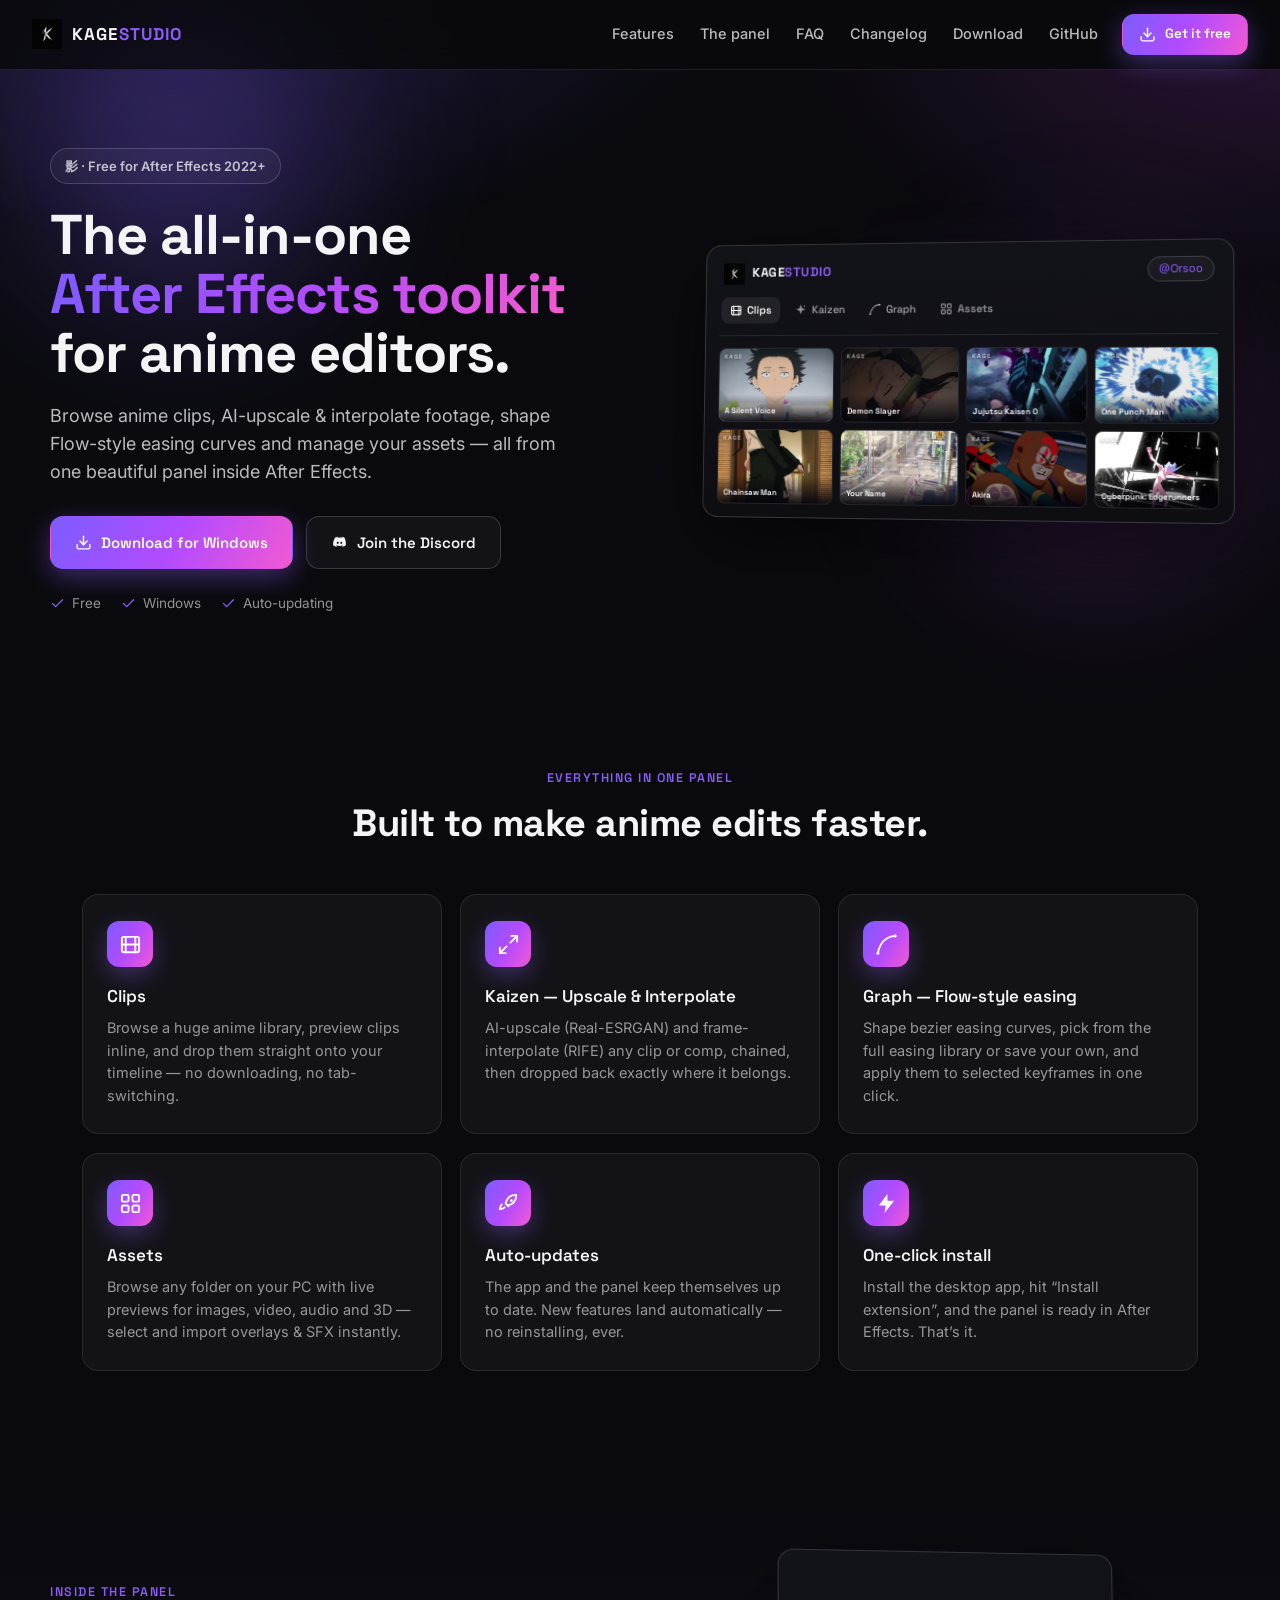
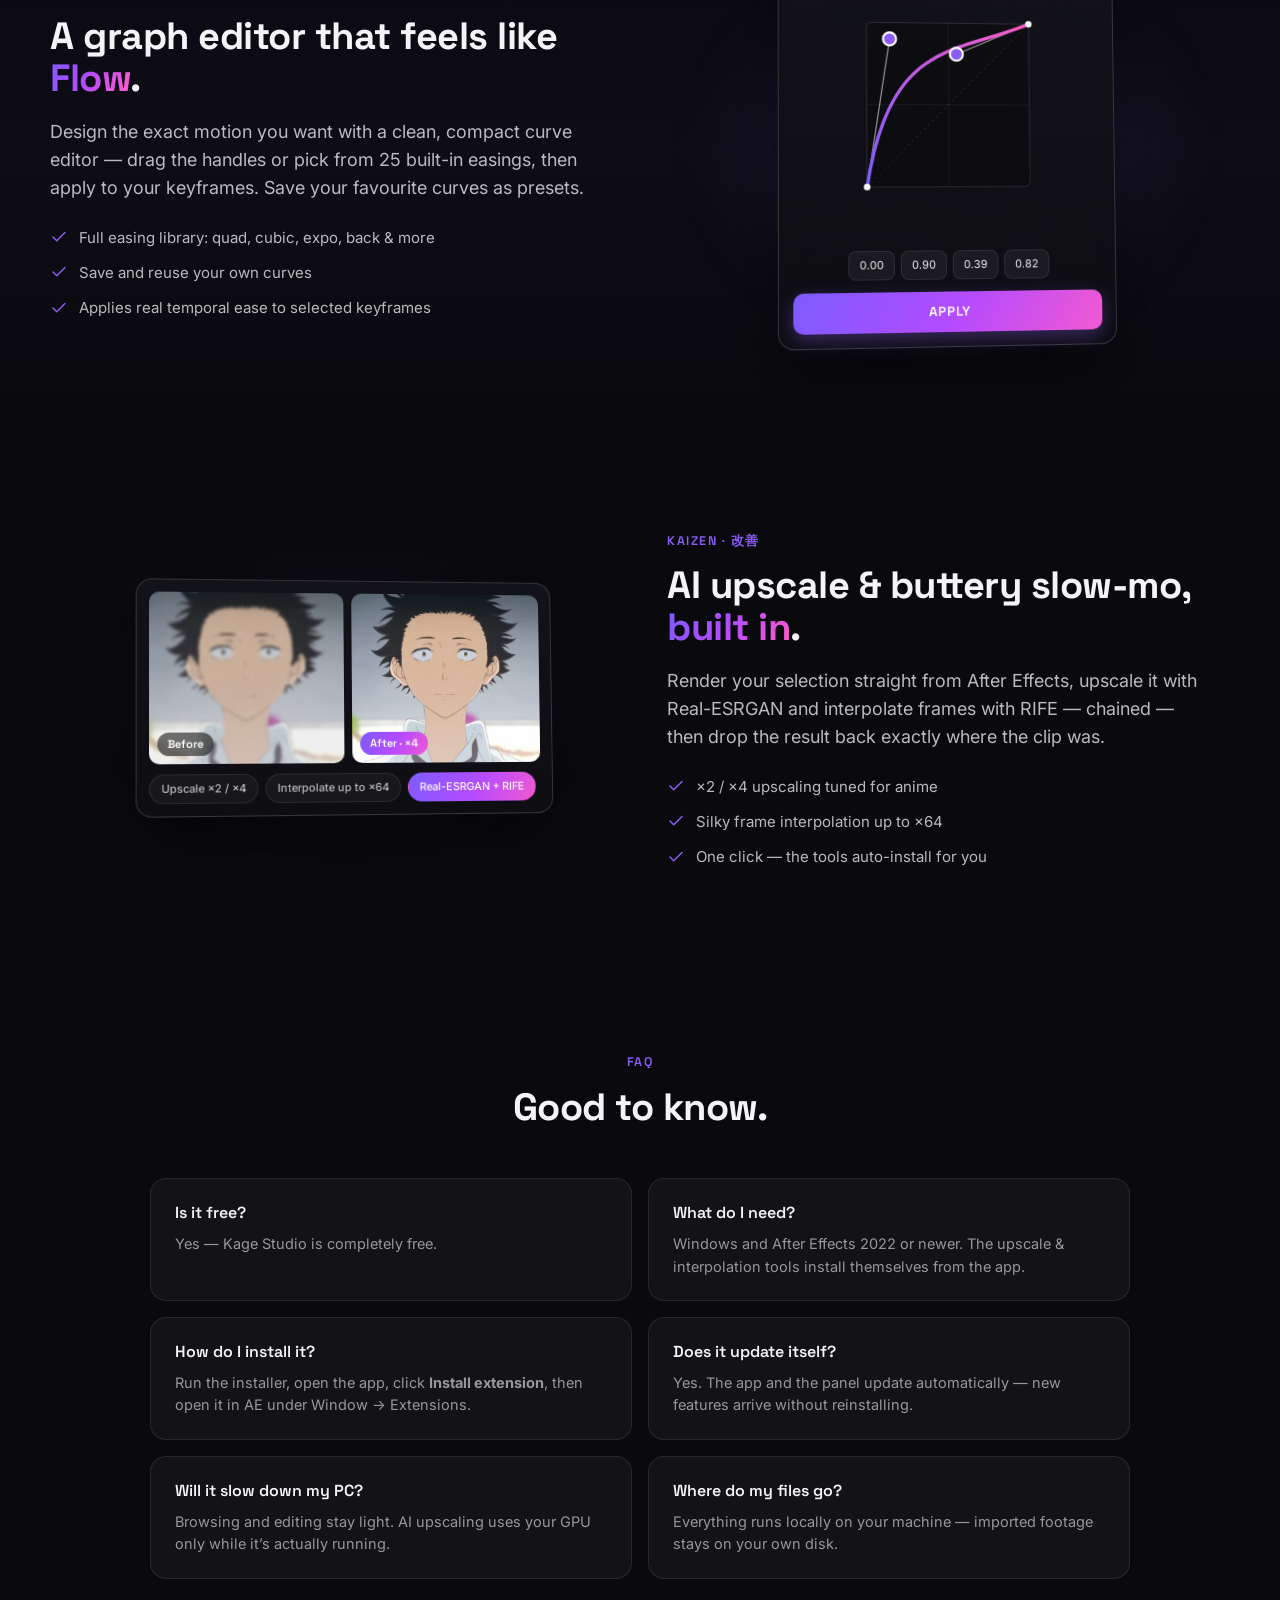
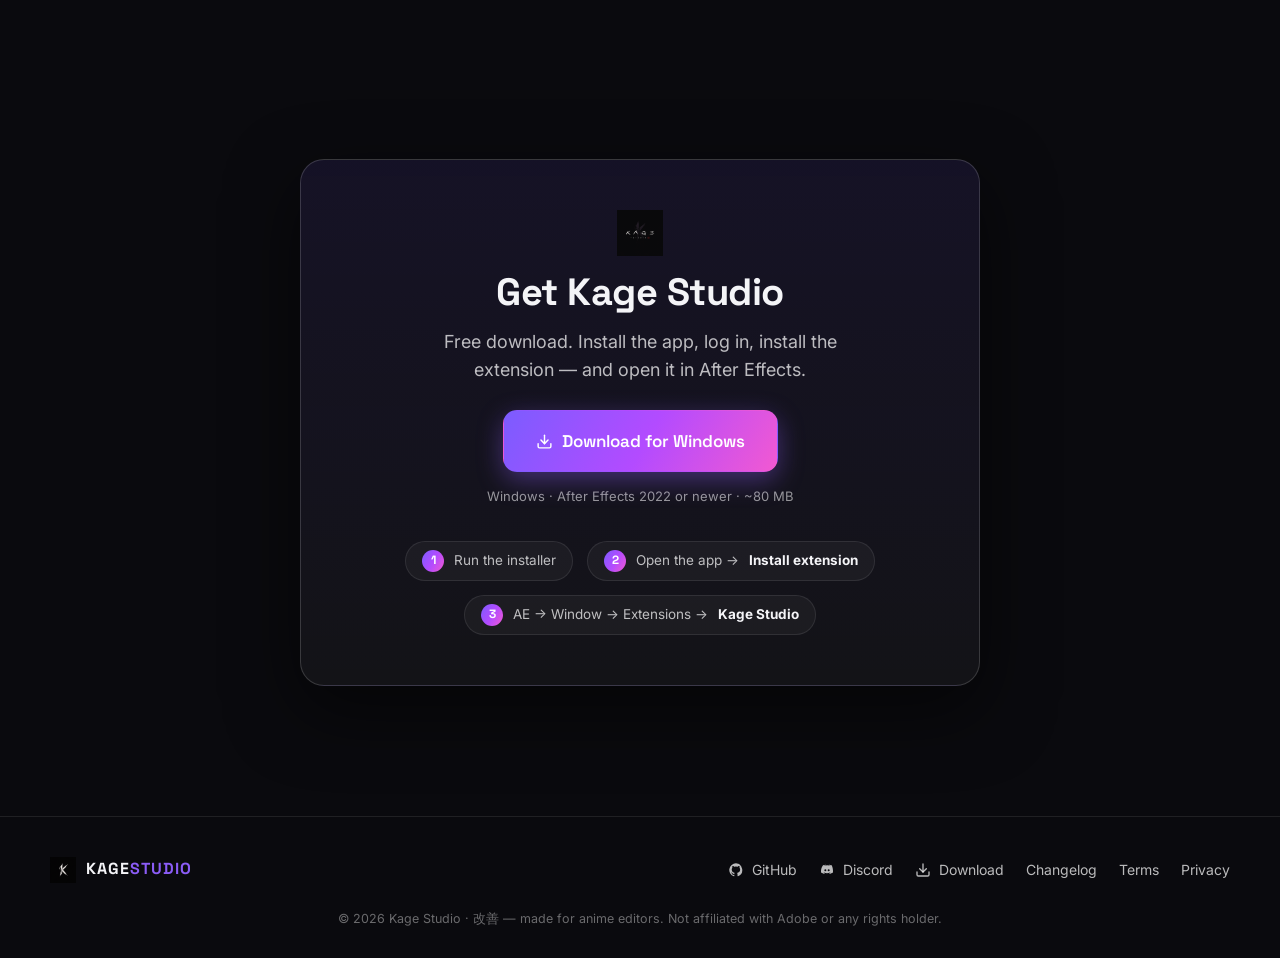
<file: index.html>
<!DOCTYPE html>
<html lang="en">
<head>
    <meta charset="utf-8" />
    <meta name="viewport" content="width=device-width, initial-scale=1" />
    <title>Kage Studio — the all-in-one After Effects toolkit for anime editors</title>
    <meta name="description" content="Browse anime clips, AI-upscale and interpolate footage, shape Flow-style easing curves and manage assets — all inside an After Effects panel. Free, with automatic updates." />
    <meta property="og:title" content="Kage Studio" />
    <meta property="og:description" content="The all-in-one After Effects toolkit for anime editors." />
    <meta property="og:type" content="website" />
    <link rel="icon" href="assets/logo-k.png" />
    <link rel="preconnect" href="https://fonts.googleapis.com" />
    <link rel="preconnect" href="https://fonts.gstatic.com" crossorigin />
    <link href="https://fonts.googleapis.com/css2?family=Inter:wght@400;500;600;700&family=Space+Grotesk:wght@500;600;700&display=swap" rel="stylesheet" />
    <link rel="stylesheet" href="style.css" />
</head>
<body>
    <!-- icon sprite -->
    <svg width="0" height="0" style="position:absolute" aria-hidden="true">
        <symbol id="i-film" viewBox="0 0 24 24"><rect x="3" y="4" width="18" height="16" rx="2"/><line x1="7" y1="4" x2="7" y2="20"/><line x1="17" y1="4" x2="17" y2="20"/><line x1="3" y1="12" x2="21" y2="12"/></symbol>
        <symbol id="i-kaizen" viewBox="0 0 24 24"><path d="M12 2l2.4 6.6L21 11l-6.6 2.4L12 20l-2.4-6.6L3 11l6.6-2.4z" fill="currentColor" stroke="none"/><circle cx="19" cy="5" r="1.4" fill="currentColor" stroke="none"/></symbol>
        <symbol id="i-graph" viewBox="0 0 24 24"><path d="M3 21C3 21 5 4 21 3"/><circle cx="3" cy="21" r="1.6" fill="currentColor" stroke="none"/><circle cx="21" cy="3" r="1.6" fill="currentColor" stroke="none"/></symbol>
        <symbol id="i-assets" viewBox="0 0 24 24"><rect x="3" y="3" width="7" height="7" rx="1.5"/><rect x="14" y="3" width="7" height="7" rx="1.5"/><rect x="3" y="14" width="7" height="7" rx="1.5"/><rect x="14" y="14" width="7" height="7" rx="1.5"/></symbol>
        <symbol id="i-rocket" viewBox="0 0 24 24"><path d="M5 13c-1.5 1-2 5-2 5s4-.5 5-2"/><path d="M12 15l-3-3c1-5 4-9 11-9 0 7-4 10-9 11z"/><circle cx="15" cy="9" r="1.4" fill="currentColor" stroke="none"/></symbol>
        <symbol id="i-download" viewBox="0 0 24 24"><path d="M21 15v4a2 2 0 0 1-2 2H5a2 2 0 0 1-2-2v-4"/><polyline points="7 10 12 15 17 10"/><line x1="12" y1="15" x2="12" y2="3"/></symbol>
        <symbol id="i-upscale" viewBox="0 0 24 24"><polyline points="15 3 21 3 21 9"/><polyline points="9 21 3 21 3 15"/><line x1="21" y1="3" x2="14" y2="10"/><line x1="3" y1="21" x2="10" y2="14"/></symbol>
        <symbol id="i-bolt" viewBox="0 0 24 24"><polygon points="13 2 4 14 11 14 10 22 20 9 13 9 13 2" fill="currentColor" stroke="none"/></symbol>
        <symbol id="i-user" viewBox="0 0 24 24"><circle cx="12" cy="8" r="4"/><path d="M4 21c0-4 4-6 8-6s8 2 8 6"/></symbol>
        <symbol id="i-discord" viewBox="0 0 24 24"><path d="M19 5a16 16 0 0 0-4-1l-.3.6a12 12 0 0 1 3.4 1.7 13 13 0 0 0-11.2 0A12 12 0 0 1 10.3 4.6L10 4a16 16 0 0 0-4 1C3.5 8.6 2.8 12.2 3 15.8A16 16 0 0 0 7.9 18l.6-1a10 10 0 0 1-1.6-.8l.4-.3a11 11 0 0 0 9.4 0l.4.3a10 10 0 0 1-1.6.8l.6 1a16 16 0 0 0 4.9-2.2c.3-4.2-.6-7.7-2-10.8zM9.5 14a1.5 1.5 0 0 1 0-3 1.5 1.5 0 0 1 0 3zm5 0a1.5 1.5 0 0 1 0-3 1.5 1.5 0 0 1 0 3z" fill="currentColor" stroke="none"/></symbol>
        <symbol id="i-github" viewBox="0 0 24 24"><path d="M12 2a10 10 0 0 0-3.2 19.5c.5.1.7-.2.7-.5v-1.7c-2.8.6-3.4-1.3-3.4-1.3-.5-1.2-1.1-1.5-1.1-1.5-.9-.6.1-.6.1-.6 1 .1 1.5 1 1.5 1 .9 1.6 2.4 1.1 3 .9.1-.7.4-1.1.6-1.4-2.2-.300-4.6-1.1-4.6-5a3.9 3.9 0 0 1 1-2.7 3.6 3.6 0 0 1 .1-2.7s.8-.3 2.7 1a9.3 9.3 0 0 1 5 0c1.9-1.3 2.7-1 2.7-1 .5 1.3.2 2.3.1 2.7a3.9 3.9 0 0 1 1 2.7c0 3.9-2.3 4.7-4.6 5 .4.3.7.9.7 1.8v2.6c0 .3.2.6.7.5A10 10 0 0 0 12 2z" fill="currentColor" stroke="none"/></symbol>
        <symbol id="i-check" viewBox="0 0 24 24"><polyline points="20 6 9 17 4 12"/></symbol>
    </svg>

    <header id="nav">
        <a class="brand" href="#top">
            <img src="assets/logo-k.png" alt="" class="brand-mark" />
            <span class="brand-name">KAGE<span class="brand-sub">STUDIO</span></span>
        </a>
        <nav class="nav-links">
            <a href="#features">Features</a>
            <a href="#panel">The panel</a>
            <a href="#faq">FAQ</a>
            <a href="changelog.html">Changelog</a>
            <a href="#download">Download</a>
            <a class="nav-ghost" href="https://github.com/OrsooTR/kage-studio" target="_blank" rel="noopener">GitHub</a>
        </nav>
        <a class="btn btn-primary nav-cta" href="#download"><svg class="ic"><use href="#i-download"/></svg> Get it free</a>
    </header>

    <!-- ===================== HERO ===================== -->
    <section id="top" class="hero">
        <div class="hero-bg"></div>
        <div class="hero-inner">
            <div class="hero-copy">
                <div class="badge-pill">影 · Free for After Effects 2022+</div>
                <h1>The all-in-one<br /><span class="grad-text">After Effects toolkit</span><br />for anime editors.</h1>
                <p class="lead">Browse anime clips, AI-upscale &amp; interpolate footage, shape Flow-style easing curves and manage your assets — all from one beautiful panel inside After Effects.</p>
                <div class="hero-cta">
                    <a class="btn btn-primary btn-lg" href="#download"><svg class="ic"><use href="#i-download"/></svg> Download for Windows</a>
                    <a class="btn btn-ghost btn-lg" href="#joindiscord" data-discord><svg class="ic"><use href="#i-discord"/></svg> Join the Discord</a>
                </div>
                <div class="hero-meta">
                    <span><svg class="ic"><use href="#i-check"/></svg> Free</span>
                    <span><svg class="ic"><use href="#i-check"/></svg> Windows</span>
                    <span><svg class="ic"><use href="#i-check"/></svg> Auto-updating</span>
                </div>
            </div>

            <!-- live panel mockup -->
            <div class="mock" aria-hidden="true">
                <div class="mock-glow"></div>
                <div class="mock-panel">
                    <div class="mp-top">
                        <div class="mp-brand"><img src="assets/logo-k.png" alt="" /><span>KAGE<b>STUDIO</b></span></div>
                        <div class="mp-acct">@Orsoo</div>
                    </div>
                    <div class="mp-tabs">
                        <span class="mp-tab active"><svg class="ic"><use href="#i-film"/></svg>Clips</span>
                        <span class="mp-tab"><svg class="ic"><use href="#i-kaizen"/></svg>Kaizen</span>
                        <span class="mp-tab"><svg class="ic"><use href="#i-graph"/></svg>Graph</span>
                        <span class="mp-tab"><svg class="ic"><use href="#i-assets"/></svg>Assets</span>
                    </div>
                    <div class="mp-grid" id="mpGrid"></div>
                </div>
            </div>
        </div>
    </section>

    <!-- ===================== FEATURES ===================== -->
    <section id="features" class="section">
        <div class="section-head">
            <span class="kicker">Everything in one panel</span>
            <h2>Built to make anime edits faster.</h2>
        </div>
        <div class="feature-grid">
            <article class="feature">
                <div class="feat-ic"><svg class="ic"><use href="#i-film"/></svg></div>
                <h3>Clips</h3>
                <p>Browse a huge anime library, preview clips inline, and drop them straight onto your timeline — no downloading, no tab-switching.</p>
            </article>
            <article class="feature">
                <div class="feat-ic"><svg class="ic"><use href="#i-upscale"/></svg></div>
                <h3>Kaizen — Upscale &amp; Interpolate</h3>
                <p>AI-upscale (Real-ESRGAN) and frame-interpolate (RIFE) any clip or comp, chained, then dropped back exactly where it belongs.</p>
            </article>
            <article class="feature">
                <div class="feat-ic"><svg class="ic"><use href="#i-graph"/></svg></div>
                <h3>Graph — Flow-style easing</h3>
                <p>Shape bezier easing curves, pick from the full easing library or save your own, and apply them to selected keyframes in one click.</p>
            </article>
            <article class="feature">
                <div class="feat-ic"><svg class="ic"><use href="#i-assets"/></svg></div>
                <h3>Assets</h3>
                <p>Browse any folder on your PC with live previews for images, video, audio and 3D — select and import overlays &amp; SFX instantly.</p>
            </article>
            <article class="feature">
                <div class="feat-ic"><svg class="ic"><use href="#i-rocket"/></svg></div>
                <h3>Auto-updates</h3>
                <p>The app and the panel keep themselves up to date. New features land automatically — no reinstalling, ever.</p>
            </article>
            <article class="feature">
                <div class="feat-ic"><svg class="ic"><use href="#i-bolt"/></svg></div>
                <h3>One-click install</h3>
                <p>Install the desktop app, hit “Install extension”, and the panel is ready in After Effects. That’s it.</p>
            </article>
        </div>
    </section>

    <!-- ===================== PANEL SHOWCASE ===================== -->
    <section id="panel" class="section section-alt">
        <div class="showcase">
            <div class="showcase-copy">
                <span class="kicker">Inside the panel</span>
                <h2>A graph editor that feels like <span class="grad-text">Flow</span>.</h2>
                <p class="lead">Design the exact motion you want with a clean, compact curve editor — drag the handles or pick from 25 built-in easings, then apply to your keyframes. Save your favourite curves as presets.</p>
                <ul class="ticks">
                    <li><svg class="ic"><use href="#i-check"/></svg> Full easing library: quad, cubic, expo, back &amp; more</li>
                    <li><svg class="ic"><use href="#i-check"/></svg> Save and reuse your own curves</li>
                    <li><svg class="ic"><use href="#i-check"/></svg> Applies real temporal ease to selected keyframes</li>
                </ul>
            </div>
            <div class="showcase-mock">
                <div class="mock-glow"></div>
                <div class="mock-panel graph-mock">
                    <svg viewBox="0 -30 280 340" class="gmock-svg">
                        <defs><linearGradient id="gcurve" x1="0" y1="1" x2="1" y2="0"><stop offset="0" stop-color="#7c5cff"/><stop offset="1" stop-color="#ff5cc8"/></linearGradient></defs>
                        <rect x="40" y="40" width="200" height="200" rx="6" fill="rgba(0,0,0,0.25)" stroke="rgba(255,255,255,0.16)"/>
                        <line x1="40" y1="140" x2="240" y2="140" stroke="rgba(255,255,255,0.08)"/>
                        <line x1="140" y1="40" x2="140" y2="240" stroke="rgba(255,255,255,0.08)"/>
                        <line x1="40" y1="240" x2="240" y2="40" stroke="rgba(255,255,255,0.16)" stroke-dasharray="3 4"/>
                        <line x1="40" y1="240" x2="68" y2="60" stroke="rgba(255,255,255,0.55)" stroke-width="1.5"/>
                        <line x1="240" y1="40" x2="150" y2="78" stroke="rgba(255,255,255,0.55)" stroke-width="1.5"/>
                        <path d="M40 240 C 68 60 150 78 240 40" fill="none" stroke="url(#gcurve)" stroke-width="4" stroke-linecap="round"/>
                        <circle cx="40" cy="240" r="4" fill="#fff"/><circle cx="240" cy="40" r="4" fill="#fff"/>
                        <circle cx="68" cy="60" r="8" fill="#8b5cf6" stroke="#fff" stroke-width="2.5"/>
                        <circle cx="150" cy="78" r="8" fill="#8b5cf6" stroke="#fff" stroke-width="2.5"/>
                    </svg>
                    <div class="gmock-vals"><span>0.00</span><span>0.90</span><span>0.39</span><span>0.82</span></div>
                    <div class="gmock-apply">APPLY</div>
                </div>
            </div>
        </div>
    </section>

    <!-- ===================== KAIZEN ===================== -->
    <section class="section">
        <div class="showcase">
            <div class="showcase-mock">
                <div class="mock-glow"></div>
                <div class="ba-card">
                    <div class="ba">
                        <figure class="ba-half"><img src="assets/covers/a-silent-voice.jpg" alt="" /><figcaption>Before</figcaption></figure>
                        <figure class="ba-half sharp"><img src="assets/covers/a-silent-voice.jpg" alt="" /><figcaption>After · ×4</figcaption></figure>
                    </div>
                    <div class="ba-foot">
                        <span class="chip">Upscale ×2 / ×4</span>
                        <span class="chip">Interpolate up to ×64</span>
                        <span class="chip on">Real-ESRGAN + RIFE</span>
                    </div>
                </div>
            </div>
            <div class="showcase-copy">
                <span class="kicker">Kaizen · 改善</span>
                <h2>AI upscale &amp; buttery slow-mo, <span class="grad-text">built in</span>.</h2>
                <p class="lead">Render your selection straight from After Effects, upscale it with Real-ESRGAN and interpolate frames with RIFE — chained — then drop the result back exactly where the clip was.</p>
                <ul class="ticks">
                    <li><svg class="ic"><use href="#i-check"/></svg> ×2 / ×4 upscaling tuned for anime</li>
                    <li><svg class="ic"><use href="#i-check"/></svg> Silky frame interpolation up to ×64</li>
                    <li><svg class="ic"><use href="#i-check"/></svg> One click — the tools auto-install for you</li>
                </ul>
            </div>
        </div>
    </section>

    <!-- ===================== FAQ ===================== -->
    <section id="faq" class="section">
        <div class="section-head">
            <span class="kicker">FAQ</span>
            <h2>Good to know.</h2>
        </div>
        <div class="faq-grid">
            <div class="faq"><h3>Is it free?</h3><p>Yes — Kage Studio is completely free.</p></div>
            <div class="faq"><h3>What do I need?</h3><p>Windows and After Effects 2022 or newer. The upscale &amp; interpolation tools install themselves from the app.</p></div>
            <div class="faq"><h3>How do I install it?</h3><p>Run the installer, open the app, click <b>Install extension</b>, then open it in AE under Window → Extensions.</p></div>
            <div class="faq"><h3>Does it update itself?</h3><p>Yes. The app and the panel update automatically — new features arrive without reinstalling.</p></div>
            <div class="faq"><h3>Will it slow down my PC?</h3><p>Browsing and editing stay light. AI upscaling uses your GPU only while it’s actually running.</p></div>
            <div class="faq"><h3>Where do my files go?</h3><p>Everything runs locally on your machine — imported footage stays on your own disk.</p></div>
        </div>
    </section>

    <!-- ===================== DOWNLOAD ===================== -->
    <section id="download" class="section download">
        <div class="dl-card">
            <img src="assets/logo-full.png" alt="Kage Studio" class="dl-logo" />
            <h2>Get Kage Studio</h2>
            <p class="lead">Free download. Install the app, log in, install the extension — and open it in After Effects.</p>
            <a class="btn btn-primary btn-xl" href="https://github.com/OrsooTR/kage-studio/releases/latest/download/KageStudioSetup.exe"><svg class="ic"><use href="#i-download"/></svg> Download for Windows</a>
            <p class="muted small">Windows · After Effects 2022 or newer · ~80&nbsp;MB</p>
            <div class="dl-steps">
                <div class="step"><span class="num">1</span> Run the installer</div>
                <div class="step"><span class="num">2</span> Open the app → <b>Install extension</b></div>
                <div class="step"><span class="num">3</span> AE → Window → Extensions → <b>Kage Studio</b></div>
            </div>
        </div>
    </section>

    <footer id="foot">
        <div class="foot-inner">
            <div class="foot-brand">
                <img src="assets/logo-k.png" alt="" />
                <span>KAGE<b>STUDIO</b></span>
            </div>
            <div class="foot-links">
                <a href="https://github.com/OrsooTR/kage-studio" target="_blank" rel="noopener"><svg class="ic"><use href="#i-github"/></svg> GitHub</a>
                <a href="#joindiscord" data-discord><svg class="ic"><use href="#i-discord"/></svg> Discord</a>
                <a href="https://github.com/OrsooTR/kage-studio/releases/latest/download/KageStudioSetup.exe"><svg class="ic"><use href="#i-download"/></svg> Download</a>
                <a href="changelog.html">Changelog</a>
                <a href="terms.html">Terms</a>
                <a href="privacy.html">Privacy</a>
            </div>
        </div>
        <div class="foot-bottom">© 2026 Kage Studio · 改善 — made for anime editors. Not affiliated with Adobe or any rights holder.</div>
    </footer>

    <script src="script.js"></script>
</body>
</html>
</file>
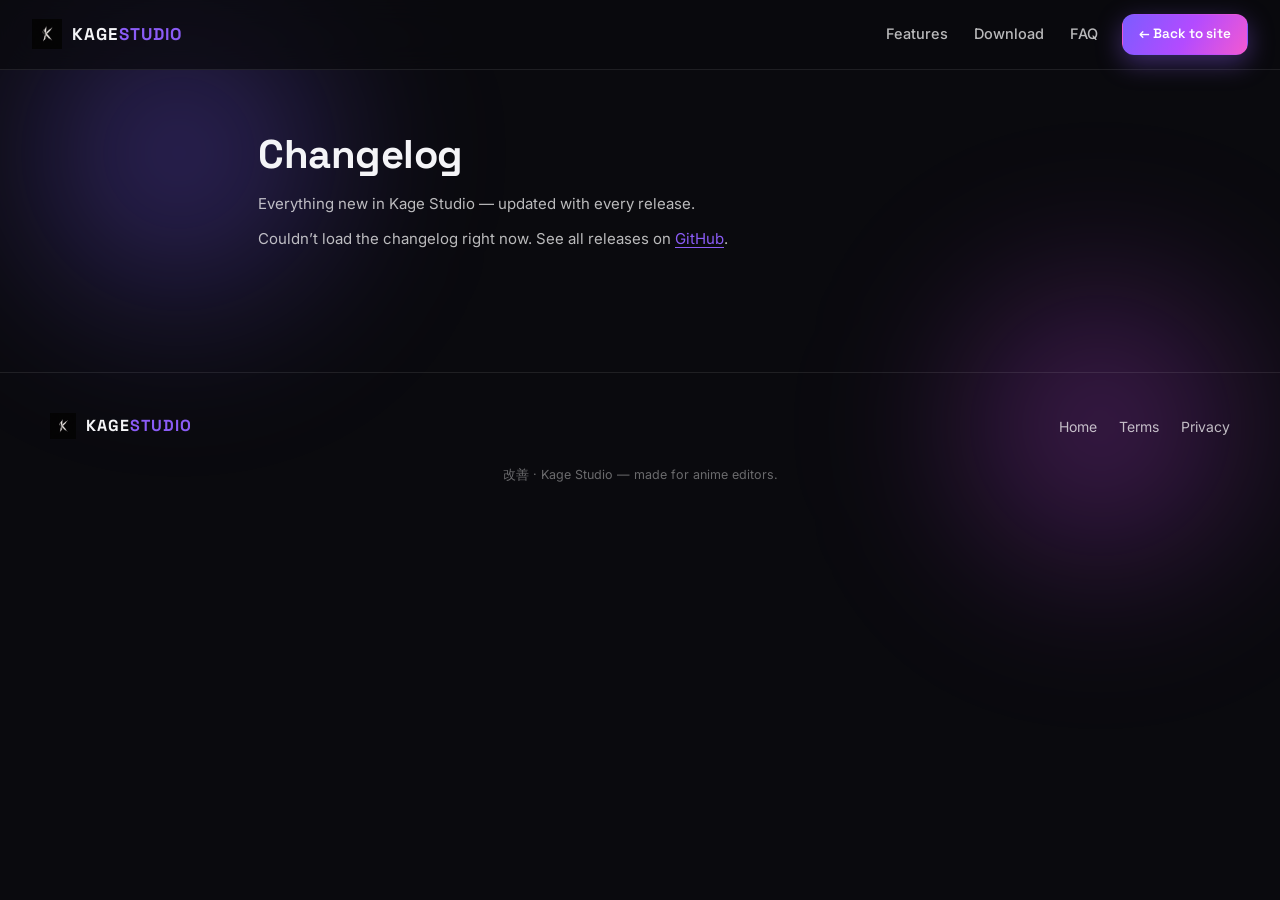
<file: changelog.html>
<!DOCTYPE html>
<html lang="en">
<head>
    <meta charset="utf-8" />
    <meta name="viewport" content="width=device-width, initial-scale=1" />
    <title>Changelog — Kage Studio</title>
    <meta name="description" content="What's new in Kage Studio — every release." />
    <link rel="icon" href="assets/logo-k.png" />
    <link rel="preconnect" href="https://fonts.googleapis.com" />
    <link rel="preconnect" href="https://fonts.gstatic.com" crossorigin />
    <link href="https://fonts.googleapis.com/css2?family=Inter:wght@400;500;600;700&family=Space+Grotesk:wght@500;600;700&display=swap" rel="stylesheet" />
    <link rel="stylesheet" href="style.css" />
</head>
<body>
    <header id="nav">
        <a class="brand" href="index.html">
            <img src="assets/logo-k.png" alt="" class="brand-mark" />
            <span class="brand-name">KAGE<span class="brand-sub">STUDIO</span></span>
        </a>
        <nav class="nav-links">
            <a href="index.html#features">Features</a>
            <a href="index.html#download">Download</a>
            <a href="index.html#faq">FAQ</a>
        </nav>
        <a class="btn btn-primary nav-cta" href="index.html">← Back to site</a>
    </header>

    <main class="legal changelog">
        <h1>Changelog</h1>
        <p class="legal-meta">Everything new in Kage Studio — updated with every release.</p>
        <div id="cl-list"><p class="muted">Loading the latest releases…</p></div>
    </main>

    <footer id="foot">
        <div class="foot-inner">
            <div class="foot-brand"><img src="assets/logo-k.png" alt="" /><span>KAGE<b>STUDIO</b></span></div>
            <div class="foot-links">
                <a href="index.html">Home</a>
                <a href="terms.html">Terms</a>
                <a href="privacy.html">Privacy</a>
            </div>
        </div>
        <div class="foot-bottom">改善 · Kage Studio — made for anime editors.</div>
    </footer>

    <script>
    (function () {
        var list = document.getElementById("cl-list");
        var MONTHS = ["Jan","Feb","Mar","Apr","May","Jun","Jul","Aug","Sep","Oct","Nov","Dec"];
        function fmtDate(s) {
            var m = /^(\d{4})-(\d{2})-(\d{2})/.exec(s || "");
            if (!m) return s || "";
            return parseInt(m[3], 10) + " " + MONTHS[parseInt(m[2], 10) - 1] + " " + m[1];
        }
        function render(releases) {
            if (!releases || !releases.length) { list.innerHTML = '<p class="muted">No releases yet.</p>'; return; }
            list.innerHTML = "";
            releases.forEach(function (r, i) {
                var item = document.createElement("div");
                item.className = "cl-item" + (i === 0 ? " latest" : "");
                var head = document.createElement("div"); head.className = "cl-head";
                var ver = document.createElement("span"); ver.className = "cl-ver"; ver.textContent = "v" + r.version;
                head.appendChild(ver);
                if (i === 0) { var lt = document.createElement("span"); lt.className = "cl-latest"; lt.textContent = "Latest"; head.appendChild(lt); }
                var dt = document.createElement("span"); dt.className = "cl-date"; dt.textContent = fmtDate(r.date); head.appendChild(dt);
                item.appendChild(head);
                var notes = document.createElement("div"); notes.className = "cl-notes";
                var arr = Array.isArray(r.notes) ? r.notes : (r.notes ? [r.notes] : []);
                if (arr.length > 1) {
                    var ul = document.createElement("ul");
                    arr.forEach(function (n) { var li = document.createElement("li"); li.textContent = n; ul.appendChild(li); });
                    notes.appendChild(ul);
                } else { notes.textContent = arr[0] || ""; }
                item.appendChild(notes);
                list.appendChild(item);
            });
        }
        function parseData(txt) {
            var data = JSON.parse(txt);
            if (data && data.releases) return data.releases;            // raw file
            if (data && data.content) {                                  // API metadata (base64)
                var bin = atob(String(data.content).replace(/\s/g, ""));
                var bytes = new Uint8Array(bin.length);
                for (var i = 0; i < bin.length; i++) bytes[i] = bin.charCodeAt(i);
                return (JSON.parse(new TextDecoder("utf-8").decode(bytes)) || {}).releases || [];
            }
            return [];
        }
        fetch("https://api.github.com/repos/OrsooTR/kage-studio/contents/changelog.json?ref=main&t=" + Date.now())
            .then(function (res) { if (!res.ok) throw new Error("HTTP " + res.status); return res.text(); })
            .then(function (txt) { render(parseData(txt)); })
            .catch(function () {
                list.innerHTML = '<p class="muted">Couldn’t load the changelog right now. See all releases on <a class="lnk" href="https://github.com/OrsooTR/kage-studio/commits/main" target="_blank" rel="noopener">GitHub</a>.</p>';
            });
    })();
    </script>
</body>
</html>
</file>
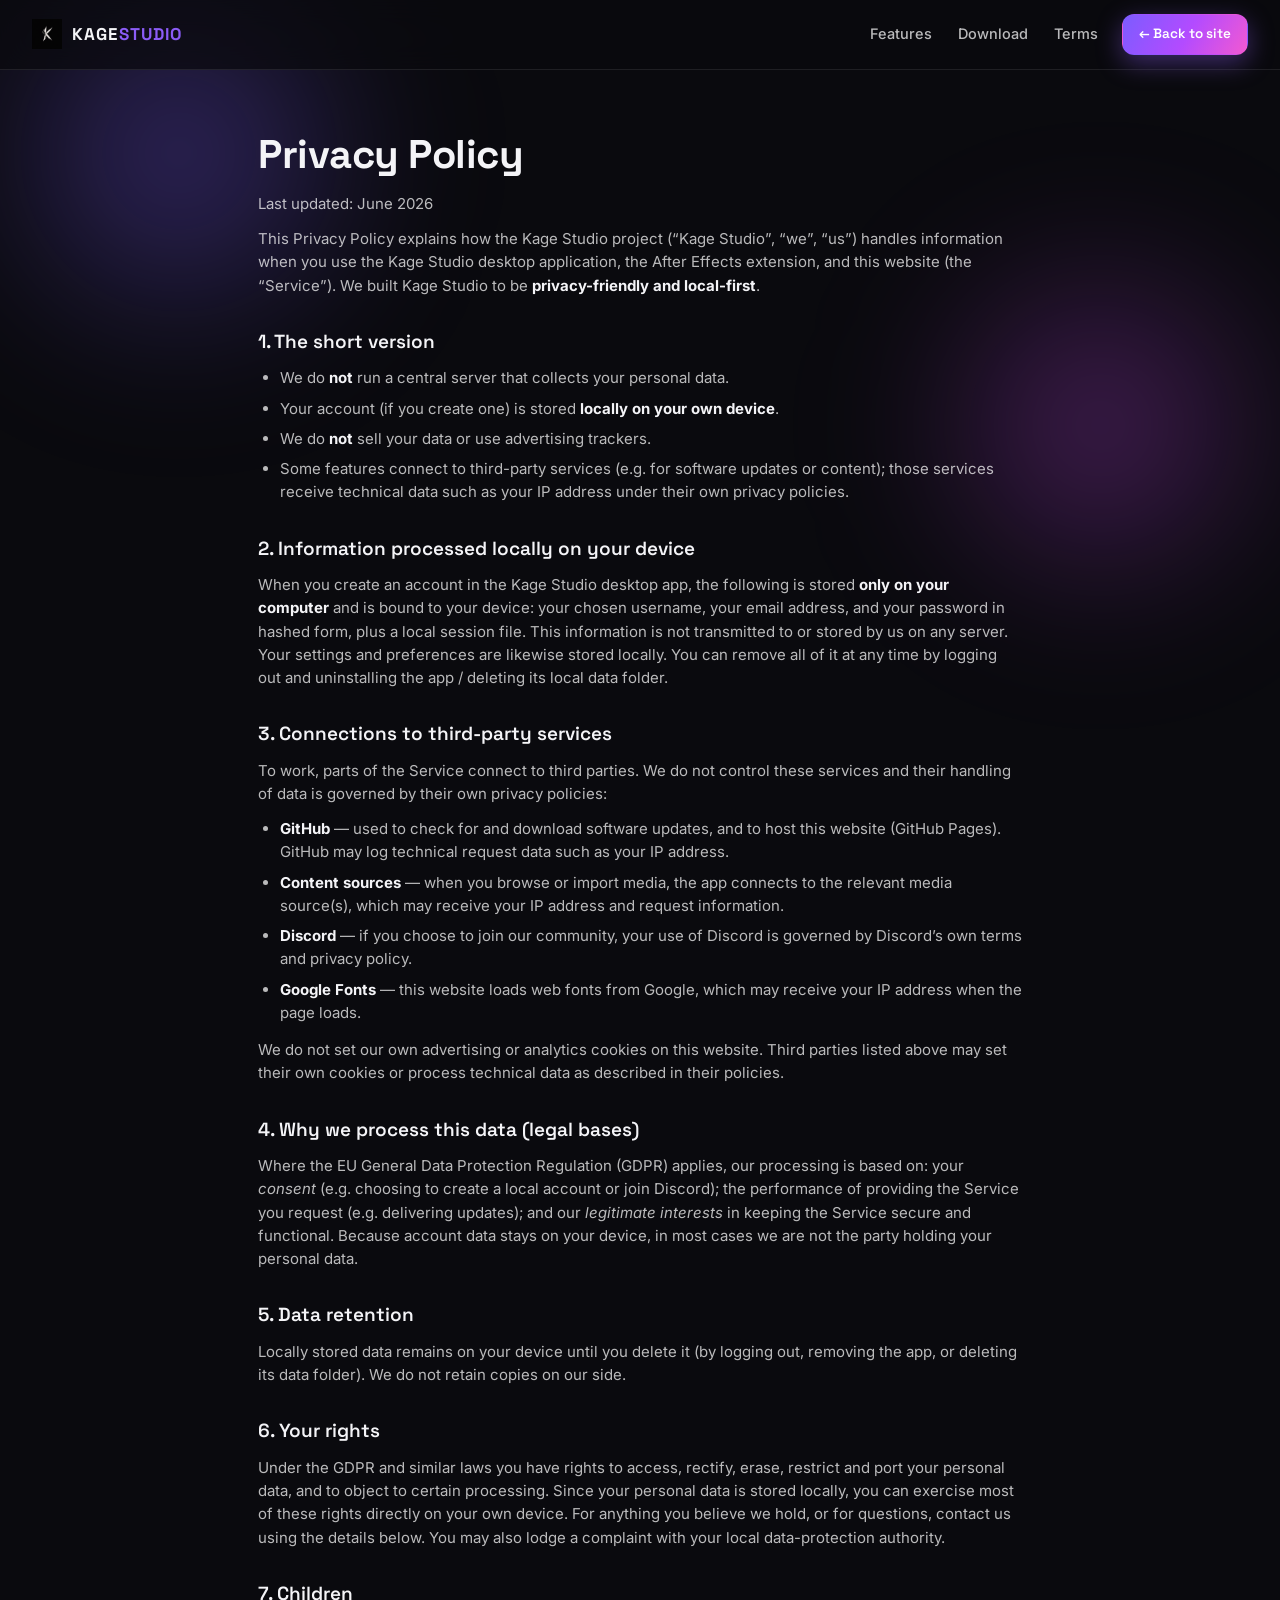
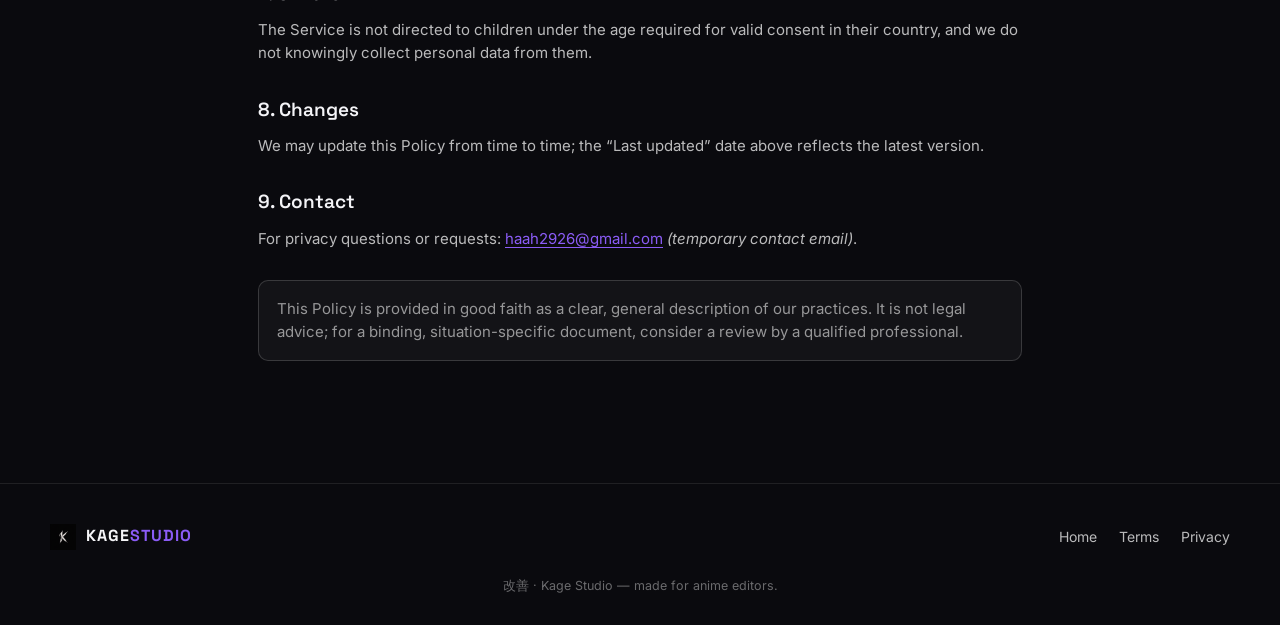
<file: privacy.html>
<!DOCTYPE html>
<html lang="en">
<head>
    <meta charset="utf-8" />
    <meta name="viewport" content="width=device-width, initial-scale=1" />
    <title>Privacy Policy — Kage Studio</title>
    <meta name="robots" content="index,follow" />
    <link rel="icon" href="assets/logo-k.png" />
    <link rel="preconnect" href="https://fonts.googleapis.com" />
    <link rel="preconnect" href="https://fonts.gstatic.com" crossorigin />
    <link href="https://fonts.googleapis.com/css2?family=Inter:wght@400;500;600;700&family=Space+Grotesk:wght@500;600;700&display=swap" rel="stylesheet" />
    <link rel="stylesheet" href="style.css" />
</head>
<body>
    <header id="nav">
        <a class="brand" href="index.html">
            <img src="assets/logo-k.png" alt="" class="brand-mark" />
            <span class="brand-name">KAGE<span class="brand-sub">STUDIO</span></span>
        </a>
        <nav class="nav-links">
            <a href="index.html#features">Features</a>
            <a href="index.html#download">Download</a>
            <a href="terms.html">Terms</a>
        </nav>
        <a class="btn btn-primary nav-cta" href="index.html">← Back to site</a>
    </header>

    <main class="legal">
        <h1>Privacy Policy</h1>
        <p class="legal-meta">Last updated: June 2026</p>

        <p>This Privacy Policy explains how the Kage Studio project (“Kage Studio”, “we”, “us”) handles information when you use the Kage Studio desktop application, the After Effects extension, and this website (the “Service”). We built Kage Studio to be <strong>privacy-friendly and local-first</strong>.</p>

        <h2>1. The short version</h2>
        <ul>
            <li>We do <strong>not</strong> run a central server that collects your personal data.</li>
            <li>Your account (if you create one) is stored <strong>locally on your own device</strong>.</li>
            <li>We do <strong>not</strong> sell your data or use advertising trackers.</li>
            <li>Some features connect to third-party services (e.g. for software updates or content); those services receive technical data such as your IP address under their own privacy policies.</li>
        </ul>

        <h2>2. Information processed locally on your device</h2>
        <p>When you create an account in the Kage Studio desktop app, the following is stored <strong>only on your computer</strong> and is bound to your device: your chosen username, your email address, and your password in hashed form, plus a local session file. This information is not transmitted to or stored by us on any server. Your settings and preferences are likewise stored locally. You can remove all of it at any time by logging out and uninstalling the app / deleting its local data folder.</p>

        <h2>3. Connections to third-party services</h2>
        <p>To work, parts of the Service connect to third parties. We do not control these services and their handling of data is governed by their own privacy policies:</p>
        <ul>
            <li><strong>GitHub</strong> — used to check for and download software updates, and to host this website (GitHub Pages). GitHub may log technical request data such as your IP address.</li>
            <li><strong>Content sources</strong> — when you browse or import media, the app connects to the relevant media source(s), which may receive your IP address and request information.</li>
            <li><strong>Discord</strong> — if you choose to join our community, your use of Discord is governed by Discord’s own terms and privacy policy.</li>
            <li><strong>Google Fonts</strong> — this website loads web fonts from Google, which may receive your IP address when the page loads.</li>
        </ul>
        <p>We do not set our own advertising or analytics cookies on this website. Third parties listed above may set their own cookies or process technical data as described in their policies.</p>

        <h2>4. Why we process this data (legal bases)</h2>
        <p>Where the EU General Data Protection Regulation (GDPR) applies, our processing is based on: your <em>consent</em> (e.g. choosing to create a local account or join Discord); the performance of providing the Service you request (e.g. delivering updates); and our <em>legitimate interests</em> in keeping the Service secure and functional. Because account data stays on your device, in most cases we are not the party holding your personal data.</p>

        <h2>5. Data retention</h2>
        <p>Locally stored data remains on your device until you delete it (by logging out, removing the app, or deleting its data folder). We do not retain copies on our side.</p>

        <h2>6. Your rights</h2>
        <p>Under the GDPR and similar laws you have rights to access, rectify, erase, restrict and port your personal data, and to object to certain processing. Since your personal data is stored locally, you can exercise most of these rights directly on your own device. For anything you believe we hold, or for questions, contact us using the details below. You may also lodge a complaint with your local data-protection authority.</p>

        <h2>7. Children</h2>
        <p>The Service is not directed to children under the age required for valid consent in their country, and we do not knowingly collect personal data from them.</p>

        <h2>8. Changes</h2>
        <p>We may update this Policy from time to time; the “Last updated” date above reflects the latest version.</p>

        <h2>9. Contact</h2>
        <p>For privacy questions or requests: <a href="mailto:haah2926@gmail.com">haah2926@gmail.com</a> <em>(temporary contact email)</em>.</p>

        <p class="legal-note">This Policy is provided in good faith as a clear, general description of our practices. It is not legal advice; for a binding, situation-specific document, consider a review by a qualified professional.</p>
    </main>

    <footer id="foot">
        <div class="foot-inner">
            <div class="foot-brand"><img src="assets/logo-k.png" alt="" /><span>KAGE<b>STUDIO</b></span></div>
            <div class="foot-links">
                <a href="index.html">Home</a>
                <a href="terms.html">Terms</a>
                <a href="privacy.html">Privacy</a>
            </div>
        </div>
        <div class="foot-bottom">改善 · Kage Studio — made for anime editors.</div>
    </footer>
</body>
</html>
</file>
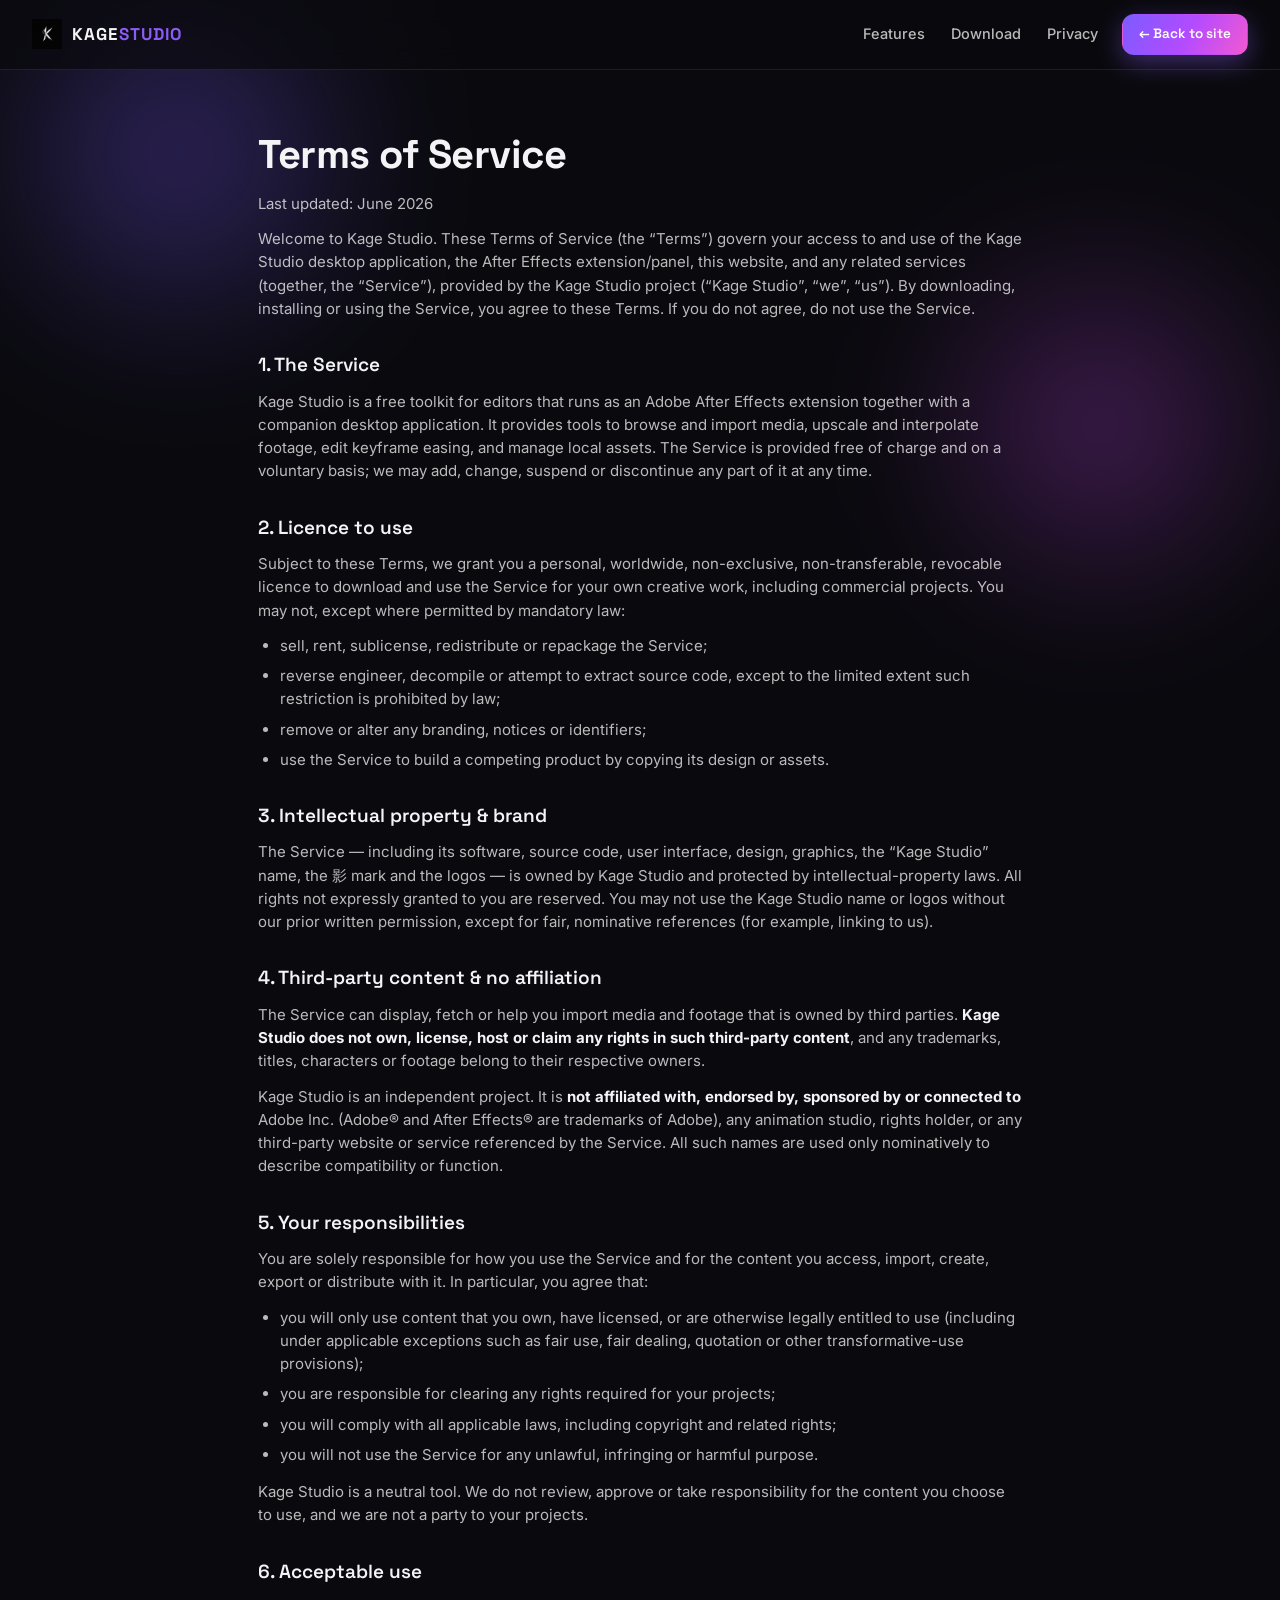
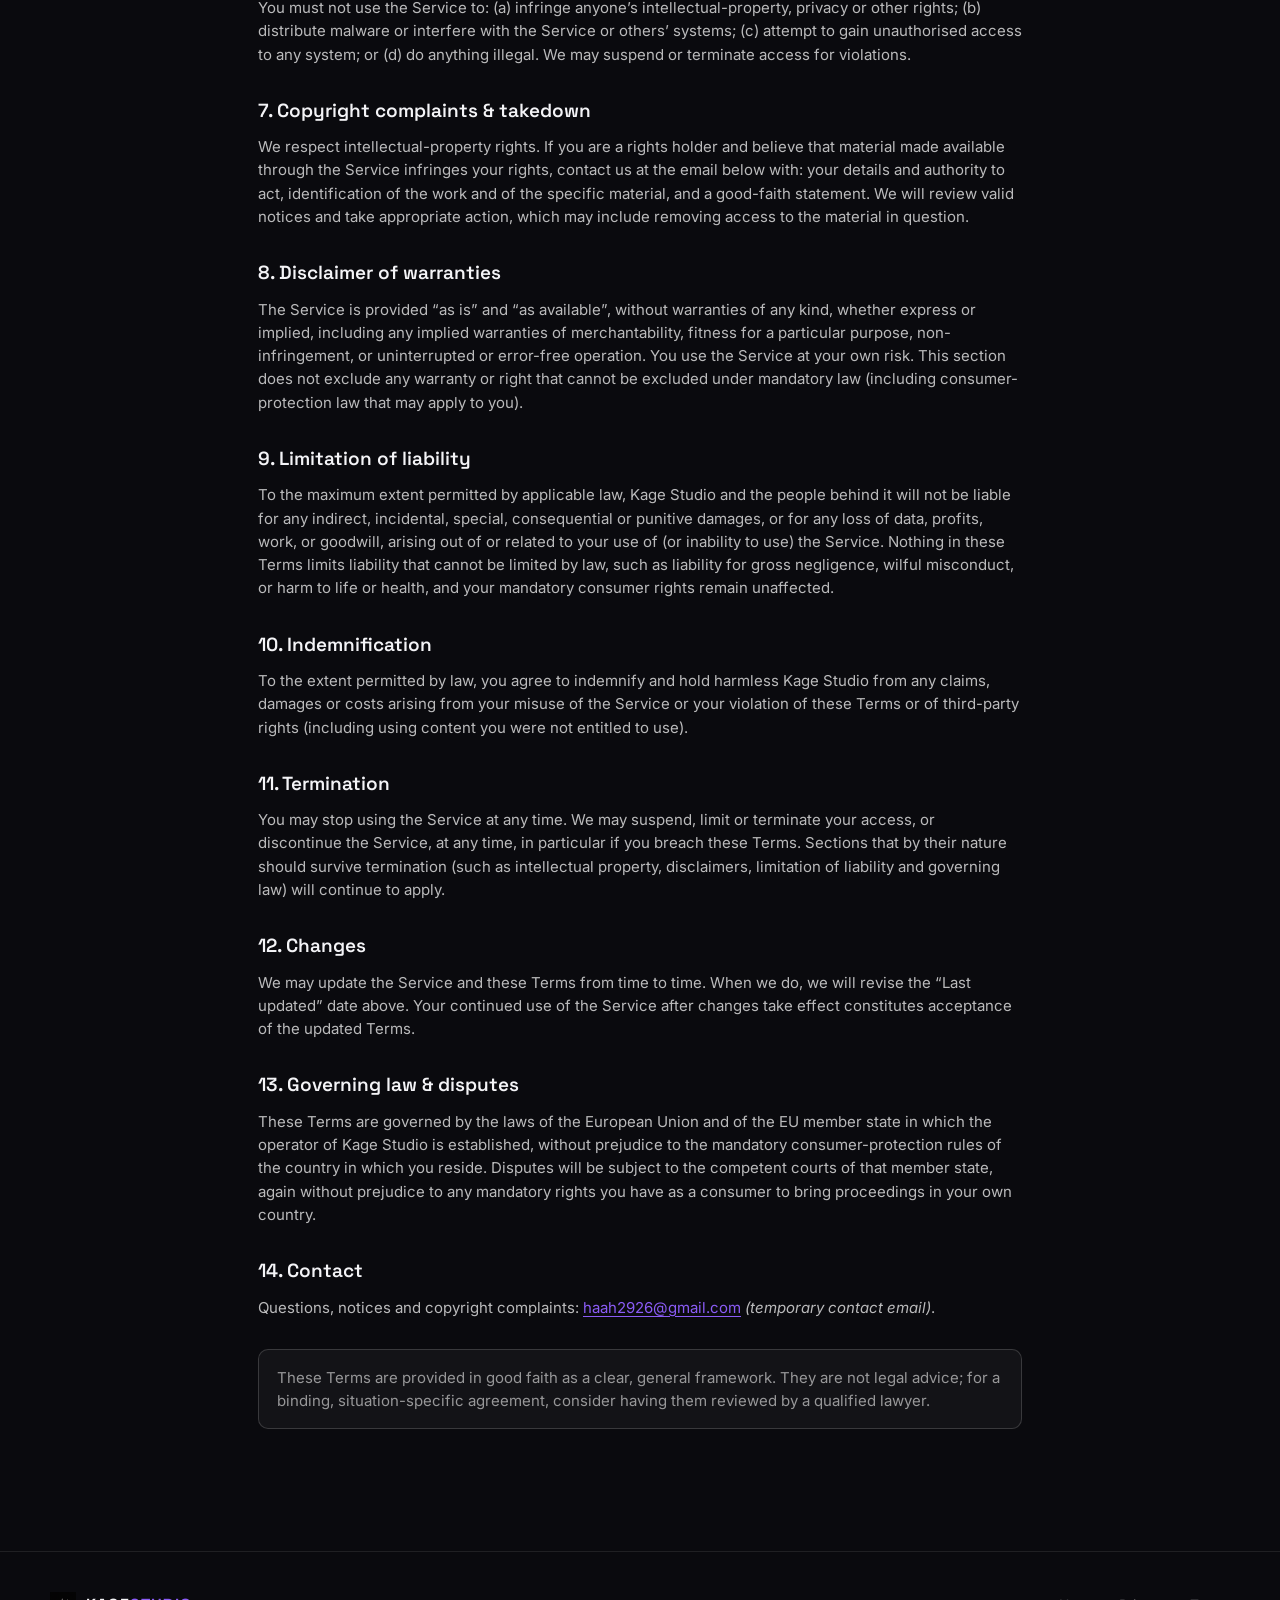
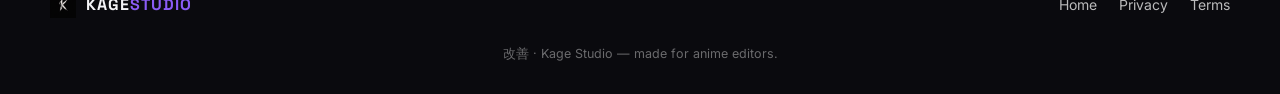
<file: terms.html>
<!DOCTYPE html>
<html lang="en">
<head>
    <meta charset="utf-8" />
    <meta name="viewport" content="width=device-width, initial-scale=1" />
    <title>Terms of Service — Kage Studio</title>
    <meta name="robots" content="index,follow" />
    <link rel="icon" href="assets/logo-k.png" />
    <link rel="preconnect" href="https://fonts.googleapis.com" />
    <link rel="preconnect" href="https://fonts.gstatic.com" crossorigin />
    <link href="https://fonts.googleapis.com/css2?family=Inter:wght@400;500;600;700&family=Space+Grotesk:wght@500;600;700&display=swap" rel="stylesheet" />
    <link rel="stylesheet" href="style.css" />
</head>
<body>
    <header id="nav">
        <a class="brand" href="index.html">
            <img src="assets/logo-k.png" alt="" class="brand-mark" />
            <span class="brand-name">KAGE<span class="brand-sub">STUDIO</span></span>
        </a>
        <nav class="nav-links">
            <a href="index.html#features">Features</a>
            <a href="index.html#download">Download</a>
            <a href="privacy.html">Privacy</a>
        </nav>
        <a class="btn btn-primary nav-cta" href="index.html">← Back to site</a>
    </header>

    <main class="legal">
        <h1>Terms of Service</h1>
        <p class="legal-meta">Last updated: June 2026</p>

        <p>Welcome to Kage Studio. These Terms of Service (the “Terms”) govern your access to and use of the Kage Studio desktop application, the After Effects extension/panel, this website, and any related services (together, the “Service”), provided by the Kage Studio project (“Kage Studio”, “we”, “us”). By downloading, installing or using the Service, you agree to these Terms. If you do not agree, do not use the Service.</p>

        <h2>1. The Service</h2>
        <p>Kage Studio is a free toolkit for editors that runs as an Adobe After Effects extension together with a companion desktop application. It provides tools to browse and import media, upscale and interpolate footage, edit keyframe easing, and manage local assets. The Service is provided free of charge and on a voluntary basis; we may add, change, suspend or discontinue any part of it at any time.</p>

        <h2>2. Licence to use</h2>
        <p>Subject to these Terms, we grant you a personal, worldwide, non-exclusive, non-transferable, revocable licence to download and use the Service for your own creative work, including commercial projects. You may not, except where permitted by mandatory law:</p>
        <ul>
            <li>sell, rent, sublicense, redistribute or repackage the Service;</li>
            <li>reverse engineer, decompile or attempt to extract source code, except to the limited extent such restriction is prohibited by law;</li>
            <li>remove or alter any branding, notices or identifiers;</li>
            <li>use the Service to build a competing product by copying its design or assets.</li>
        </ul>

        <h2>3. Intellectual property &amp; brand</h2>
        <p>The Service — including its software, source code, user interface, design, graphics, the “Kage Studio” name, the 影 mark and the logos — is owned by Kage Studio and protected by intellectual-property laws. All rights not expressly granted to you are reserved. You may not use the Kage Studio name or logos without our prior written permission, except for fair, nominative references (for example, linking to us).</p>

        <h2>4. Third-party content &amp; no affiliation</h2>
        <p>The Service can display, fetch or help you import media and footage that is owned by third parties. <strong>Kage Studio does not own, license, host or claim any rights in such third-party content</strong>, and any trademarks, titles, characters or footage belong to their respective owners.</p>
        <p>Kage Studio is an independent project. It is <strong>not affiliated with, endorsed by, sponsored by or connected to</strong> Adobe Inc. (Adobe® and After Effects® are trademarks of Adobe), any animation studio, rights holder, or any third-party website or service referenced by the Service. All such names are used only nominatively to describe compatibility or function.</p>

        <h2>5. Your responsibilities</h2>
        <p>You are solely responsible for how you use the Service and for the content you access, import, create, export or distribute with it. In particular, you agree that:</p>
        <ul>
            <li>you will only use content that you own, have licensed, or are otherwise legally entitled to use (including under applicable exceptions such as fair use, fair dealing, quotation or other transformative-use provisions);</li>
            <li>you are responsible for clearing any rights required for your projects;</li>
            <li>you will comply with all applicable laws, including copyright and related rights;</li>
            <li>you will not use the Service for any unlawful, infringing or harmful purpose.</li>
        </ul>
        <p>Kage Studio is a neutral tool. We do not review, approve or take responsibility for the content you choose to use, and we are not a party to your projects.</p>

        <h2>6. Acceptable use</h2>
        <p>You must not use the Service to: (a) infringe anyone’s intellectual-property, privacy or other rights; (b) distribute malware or interfere with the Service or others’ systems; (c) attempt to gain unauthorised access to any system; or (d) do anything illegal. We may suspend or terminate access for violations.</p>

        <h2>7. Copyright complaints &amp; takedown</h2>
        <p>We respect intellectual-property rights. If you are a rights holder and believe that material made available through the Service infringes your rights, contact us at the email below with: your details and authority to act, identification of the work and of the specific material, and a good-faith statement. We will review valid notices and take appropriate action, which may include removing access to the material in question.</p>

        <h2>8. Disclaimer of warranties</h2>
        <p>The Service is provided “as is” and “as available”, without warranties of any kind, whether express or implied, including any implied warranties of merchantability, fitness for a particular purpose, non-infringement, or uninterrupted or error-free operation. You use the Service at your own risk. This section does not exclude any warranty or right that cannot be excluded under mandatory law (including consumer-protection law that may apply to you).</p>

        <h2>9. Limitation of liability</h2>
        <p>To the maximum extent permitted by applicable law, Kage Studio and the people behind it will not be liable for any indirect, incidental, special, consequential or punitive damages, or for any loss of data, profits, work, or goodwill, arising out of or related to your use of (or inability to use) the Service. Nothing in these Terms limits liability that cannot be limited by law, such as liability for gross negligence, wilful misconduct, or harm to life or health, and your mandatory consumer rights remain unaffected.</p>

        <h2>10. Indemnification</h2>
        <p>To the extent permitted by law, you agree to indemnify and hold harmless Kage Studio from any claims, damages or costs arising from your misuse of the Service or your violation of these Terms or of third-party rights (including using content you were not entitled to use).</p>

        <h2>11. Termination</h2>
        <p>You may stop using the Service at any time. We may suspend, limit or terminate your access, or discontinue the Service, at any time, in particular if you breach these Terms. Sections that by their nature should survive termination (such as intellectual property, disclaimers, limitation of liability and governing law) will continue to apply.</p>

        <h2>12. Changes</h2>
        <p>We may update the Service and these Terms from time to time. When we do, we will revise the “Last updated” date above. Your continued use of the Service after changes take effect constitutes acceptance of the updated Terms.</p>

        <h2>13. Governing law &amp; disputes</h2>
        <p>These Terms are governed by the laws of the European Union and of the EU member state in which the operator of Kage Studio is established, without prejudice to the mandatory consumer-protection rules of the country in which you reside. Disputes will be subject to the competent courts of that member state, again without prejudice to any mandatory rights you have as a consumer to bring proceedings in your own country.</p>

        <h2>14. Contact</h2>
        <p>Questions, notices and copyright complaints: <a href="mailto:haah2926@gmail.com">haah2926@gmail.com</a> <em>(temporary contact email)</em>.</p>

        <p class="legal-note">These Terms are provided in good faith as a clear, general framework. They are not legal advice; for a binding, situation-specific agreement, consider having them reviewed by a qualified lawyer.</p>
    </main>

    <footer id="foot">
        <div class="foot-inner">
            <div class="foot-brand"><img src="assets/logo-k.png" alt="" /><span>KAGE<b>STUDIO</b></span></div>
            <div class="foot-links">
                <a href="index.html">Home</a>
                <a href="privacy.html">Privacy</a>
                <a href="terms.html">Terms</a>
            </div>
        </div>
        <div class="foot-bottom">改善 · Kage Studio — made for anime editors.</div>
    </footer>
</body>
</html>
</file>
<file: style.css>
:root{
  --bg-0:#0a0a0e; --bg-1:#101017; --surface:rgba(255,255,255,0.04); --surface-2:rgba(255,255,255,0.07);
  --line:rgba(255,255,255,0.09); --line-2:rgba(255,255,255,0.16);
  --text:#f4f4f7; --muted:rgba(255,255,255,0.56); --muted-2:rgba(255,255,255,0.72);
  --accent:#8b5cf6; --accent-2:#d04bff;
  --grad:linear-gradient(120deg,#7c5cff 0%,#b34bff 52%,#ff5cc8 110%);
  --r:16px; --r-sm:10px; --shadow:0 24px 70px rgba(0,0,0,0.55);
  --font:"Inter",-apple-system,"Segoe UI",Roboto,sans-serif;
  --disp:"Space Grotesk",var(--font);
  --ease:cubic-bezier(.22,1,.36,1);
}
*{box-sizing:border-box;margin:0;padding:0}
html{scroll-behavior:smooth}
body{font-family:var(--font);background:var(--bg-0);color:var(--text);line-height:1.55;-webkit-font-smoothing:antialiased;overflow-x:hidden}
a{color:inherit;text-decoration:none}
.ic{width:18px;height:18px;fill:none;stroke:currentColor;stroke-width:2;stroke-linecap:round;stroke-linejoin:round;flex:0 0 auto}
.grad-text{background:linear-gradient(120deg,#7c5cff,#b34bff,#ff5cc8,#b34bff,#7c5cff);background-size:220% auto;-webkit-background-clip:text;background-clip:text;color:transparent;animation:shimmer 7s linear infinite}
@keyframes shimmer{to{background-position:220% center}}
.kicker{display:inline-block;font-family:var(--disp);font-size:12.5px;font-weight:600;letter-spacing:1.5px;text-transform:uppercase;color:var(--accent);margin-bottom:14px}
.muted{color:var(--muted)} .small{font-size:13px}

/* buttons */
.btn{display:inline-flex;align-items:center;gap:9px;font-family:var(--disp);font-weight:600;font-size:14px;
  padding:11px 18px;border-radius:12px;cursor:pointer;border:1px solid transparent;transition:transform .12s var(--ease),filter .15s,background .15s,border-color .15s;white-space:nowrap}
.btn .ic{width:17px;height:17px}
.btn-primary{background:var(--grad);color:#fff;box-shadow:0 8px 26px rgba(139,92,246,.4)}
.btn-primary:hover{filter:brightness(1.08);transform:translateY(-2px)}
.btn-ghost{background:var(--surface);border-color:var(--line-2);color:var(--text)}
.btn-ghost:hover{background:var(--surface-2);transform:translateY(-2px)}
.btn-lg{padding:14px 24px;font-size:15px;border-radius:13px}
.btn-xl{padding:17px 32px;font-size:17px;border-radius:14px}

/* nav */
#nav{position:sticky;top:0;z-index:50;display:flex;align-items:center;gap:24px;
  padding:14px 32px;background:rgba(10,10,14,.72);backdrop-filter:blur(14px);border-bottom:1px solid var(--line)}
.brand{display:flex;align-items:center;gap:10px}
.brand-mark{width:30px;height:30px;object-fit:contain}
.brand-name{font-family:var(--disp);font-weight:700;letter-spacing:1px;font-size:17px}
.brand-sub{color:var(--accent);margin-left:1px}
.nav-links{margin-left:auto;display:flex;align-items:center;gap:26px;font-size:14.5px;font-weight:500;color:var(--muted-2)}
.nav-links a:hover{color:var(--text)}
.nav-cta{padding:9px 16px;font-size:13.5px}
@media(max-width:760px){.nav-links{display:none}}

/* hero */
.hero{position:relative;padding:78px 32px 60px;overflow:hidden}
.hero-bg{position:absolute;inset:-20% -10% auto;height:900px;z-index:0;pointer-events:none;
  background:radial-gradient(900px 500px at 22% 0%,rgba(124,92,255,.22),transparent 60%),
             radial-gradient(800px 460px at 90% 8%,rgba(208,75,255,.16),transparent 58%)}
.hero-inner{position:relative;z-index:1;max-width:1180px;margin:0 auto;display:grid;grid-template-columns:1.05fr .95fr;gap:54px;align-items:center}
.badge-pill{display:inline-block;font-size:13px;font-weight:600;color:var(--muted-2);
  padding:7px 14px;border:1px solid var(--line-2);border-radius:999px;background:var(--surface);margin-bottom:22px}
.hero h1{font-family:var(--disp);font-weight:700;font-size:clamp(34px,5vw,56px);line-height:1.05;letter-spacing:-1px}
.lead{color:var(--muted-2);font-size:clamp(15px,1.6vw,18px);margin-top:20px;max-width:540px}
.hero-cta{display:flex;flex-wrap:wrap;gap:13px;margin-top:30px}
.hero-meta{display:flex;flex-wrap:wrap;gap:20px;margin-top:24px;color:var(--muted);font-size:13.5px}
.hero-meta span{display:inline-flex;align-items:center;gap:7px}
.hero-meta .ic{width:15px;height:15px;color:var(--accent)}

/* panel mockup */
.mock{position:relative}
.mock-glow{position:absolute;inset:-12% -8%;z-index:0;border-radius:40px;filter:blur(40px);
  background:radial-gradient(closest-side,rgba(139,92,246,.32),transparent 70%)}
.mock-panel{position:relative;z-index:1;background:linear-gradient(180deg,#121219,#0d0d12);border:1px solid var(--line-2);
  border-radius:var(--r);padding:14px;box-shadow:var(--shadow);transform:perspective(1400px) rotateY(-8deg) rotateX(3deg)}
.mp-top{display:flex;align-items:center;justify-content:space-between;padding:2px 4px 12px}
.mp-brand{display:flex;align-items:center;gap:8px;font-family:var(--disp);font-weight:700;font-size:13px;letter-spacing:.5px}
.mp-brand img{width:22px;height:22px;object-fit:contain}
.mp-brand b{color:var(--accent);font-weight:700}
.mp-acct{font-size:11px;color:var(--accent);background:var(--surface);border:1px solid var(--line-2);padding:3px 10px;border-radius:999px}
.mp-tabs{display:flex;gap:6px;padding:0 2px 12px;border-bottom:1px solid var(--line)}
.mp-tab{display:inline-flex;align-items:center;gap:5px;font-family:var(--disp);font-size:11px;font-weight:600;color:var(--muted);padding:5px 9px;border-radius:8px}
.mp-tab .ic{width:13px;height:13px}
.mp-tab.active{color:#fff;background:var(--surface-2)}
.mp-grid{display:grid;grid-template-columns:repeat(4,1fr);gap:7px;padding-top:12px}
.mp-card{position:relative;aspect-ratio:16/10;border-radius:8px;overflow:hidden;border:1px solid var(--line)}
.mp-card img{width:100%;height:100%;object-fit:cover;display:block}
.mp-card::after{content:"KAGE";position:absolute;top:4px;left:5px;font-family:var(--disp);font-weight:700;font-size:6px;letter-spacing:1px;color:#fff;opacity:.6;text-shadow:0 1px 3px rgba(0,0,0,.8)}
.mp-card .cap{position:absolute;left:0;right:0;bottom:0;padding:10px 6px 4px;font-family:var(--disp);font-weight:600;font-size:8px;color:#fff;
  background:linear-gradient(to top,rgba(6,5,12,.92),transparent);white-space:nowrap;overflow:hidden;text-overflow:ellipsis}
@media(max-width:900px){.hero-inner{grid-template-columns:1fr;gap:40px}.mock-panel{transform:none}.lead{max-width:none}}

/* sections */
.section{padding:90px 32px;max-width:1180px;margin:0 auto}
.section-alt{background:linear-gradient(180deg,transparent,rgba(124,92,255,.04),transparent);max-width:none}
.section-head{text-align:center;max-width:680px;margin:0 auto 50px}
.section-head h2,.showcase h2,.download h2{font-family:var(--disp);font-weight:700;font-size:clamp(26px,3.4vw,38px);letter-spacing:-.5px;line-height:1.1}

/* features */
.feature-grid{display:grid;grid-template-columns:repeat(3,1fr);gap:18px}
.feature{background:var(--surface);border:1px solid var(--line);border-radius:var(--r);padding:26px 24px;transition:transform .18s var(--ease),border-color .18s,background .18s}
.feature:hover{transform:translateY(-4px);border-color:var(--line-2);background:var(--surface-2)}
.feat-ic{width:46px;height:46px;border-radius:12px;display:grid;place-items:center;margin-bottom:16px;
  background:var(--grad);box-shadow:0 8px 22px rgba(139,92,246,.35)}
.feat-ic .ic{width:23px;height:23px;color:#fff}
.feature h3{font-family:var(--disp);font-size:17px;font-weight:600;margin-bottom:8px}
.feature p{color:var(--muted);font-size:14.5px}
@media(max-width:880px){.feature-grid{grid-template-columns:1fr 1fr}}
@media(max-width:560px){.feature-grid{grid-template-columns:1fr}}

/* showcase */
.showcase{max-width:1180px;margin:0 auto;display:grid;grid-template-columns:1fr 1fr;gap:54px;align-items:center}
.showcase-copy .lead{margin-top:18px}
.ticks{list-style:none;margin-top:24px;display:flex;flex-direction:column;gap:12px}
.ticks li{display:flex;align-items:center;gap:11px;color:var(--muted-2);font-size:15px}
.ticks .ic{width:18px;height:18px;color:var(--accent)}
.showcase-mock{position:relative}
.graph-mock{max-width:340px;margin:0 auto;display:flex;flex-direction:column;align-items:center;transform:perspective(1400px) rotateY(8deg) rotateX(3deg)}
.gmock-svg{width:230px;height:auto}
.gmock-vals{display:flex;gap:6px;margin:6px 0 12px}
.gmock-vals span{font-size:11px;font-variant-numeric:tabular-nums;color:var(--text);background:#1a1a20;border:1px solid var(--line);border-radius:8px;padding:5px 10px}
.gmock-apply{width:100%;text-align:center;font-family:var(--disp);font-weight:600;letter-spacing:1px;font-size:13px;color:#fff;background:var(--grad);border-radius:10px;padding:10px;box-shadow:0 6px 18px rgba(139,92,246,.35)}
@media(max-width:880px){.showcase{grid-template-columns:1fr;gap:40px}.graph-mock{transform:none}}

/* kaizen before/after */
.ba-card{position:relative;z-index:1;background:linear-gradient(180deg,#121219,#0d0d12);border:1px solid var(--line-2);
  border-radius:var(--r);padding:12px;box-shadow:var(--shadow);max-width:420px;margin:0 auto;
  transform:perspective(1400px) rotateY(8deg) rotateX(3deg)}
.ba{display:grid;grid-template-columns:1fr 1fr;gap:8px}
.ba-half{position:relative;border-radius:10px;overflow:hidden;margin:0}
.ba-half img{width:100%;height:170px;object-fit:cover;display:block}
.ba-half:not(.sharp) img{filter:blur(1.6px) saturate(.85) contrast(.96) brightness(.96);image-rendering:pixelated;transform:scale(1.05)}
.ba-half figcaption{position:absolute;left:8px;bottom:8px;font-family:var(--disp);font-size:11px;font-weight:600;color:#fff;
  background:rgba(0,0,0,.55);padding:3px 10px;border-radius:999px;backdrop-filter:blur(4px)}
.ba-half.sharp figcaption{background:var(--grad)}
.ba-foot{display:flex;flex-wrap:wrap;gap:7px;margin-top:10px}
.chip{font-size:11px;color:var(--muted-2);background:var(--surface);border:1px solid var(--line);border-radius:999px;padding:5px 11px;font-weight:500}
.chip.on{color:#fff;background:var(--grad);border-color:transparent}
@media(max-width:880px){.ba-card{transform:none}}

/* faq */
.faq-grid{display:grid;grid-template-columns:1fr 1fr;gap:16px;max-width:980px;margin:0 auto}
.faq{background:var(--surface);border:1px solid var(--line);border-radius:var(--r);padding:22px 24px;transition:border-color .18s,background .18s}
.faq:hover{border-color:var(--line-2);background:var(--surface-2)}
.faq h3{font-family:var(--disp);font-size:16px;font-weight:600;margin-bottom:7px}
.faq p{color:var(--muted);font-size:14.5px}
@media(max-width:660px){.faq-grid{grid-template-columns:1fr}}

/* download */
.download{text-align:center}
.dl-card{max-width:680px;margin:0 auto;background:linear-gradient(180deg,rgba(124,92,255,.10),var(--surface));
  border:1px solid var(--line-2);border-radius:24px;padding:50px 36px;box-shadow:var(--shadow)}
.dl-logo{height:46px;object-fit:contain;margin-bottom:10px;opacity:.95}
.dl-card .lead{margin:14px auto 26px;max-width:460px}
.btn-xl{margin:0 auto}
.dl-card .small{margin-top:14px}
.dl-steps{display:flex;flex-wrap:wrap;justify-content:center;gap:14px;margin-top:34px;text-align:left}
.step{display:flex;align-items:center;gap:10px;font-size:13.5px;color:var(--muted-2);background:var(--surface);border:1px solid var(--line);border-radius:999px;padding:8px 16px}
.step .num{display:grid;place-items:center;width:22px;height:22px;border-radius:50%;background:var(--grad);color:#fff;font-family:var(--disp);font-weight:700;font-size:12px}
.step b{color:var(--text)}

/* footer */
#foot{border-top:1px solid var(--line);padding:40px 32px 30px;margin-top:40px}
.foot-inner{max-width:1180px;margin:0 auto;display:flex;align-items:center;justify-content:space-between;gap:24px;flex-wrap:wrap}
.foot-brand{display:flex;align-items:center;gap:10px;font-family:var(--disp);font-weight:700;letter-spacing:1px}
.foot-brand img{width:26px;height:26px;object-fit:contain}.foot-brand b{color:var(--accent)}
.foot-links{display:flex;gap:22px;flex-wrap:wrap}
.foot-links a{display:inline-flex;align-items:center;gap:8px;color:var(--muted-2);font-size:14px}
.foot-links a:hover{color:var(--text)}.foot-links .ic{width:16px;height:16px}
.foot-bottom{max-width:1180px;margin:26px auto 0;color:var(--muted);font-size:12.5px;text-align:center;opacity:.7}

/* legal pages */
.legal{max-width:820px;margin:0 auto;padding:54px 28px 70px}
.legal h1{font-family:var(--disp);font-weight:700;font-size:clamp(28px,4vw,40px);letter-spacing:-.5px}
.legal-meta{color:var(--muted);font-size:13px;margin:6px 0 26px}
.legal h2{font-family:var(--disp);font-weight:600;font-size:19px;margin:30px 0 10px}
.legal p{color:var(--muted-2);font-size:15px;margin-bottom:12px}
.legal ul{color:var(--muted-2);font-size:15px;margin:0 0 14px;padding-left:22px}
.legal li{margin-bottom:7px}
.legal a{color:var(--accent);text-decoration:underline;text-underline-offset:3px}
.legal a:hover{color:var(--accent-2)}
.legal strong{color:var(--text)}
.legal-note{margin-top:30px;padding:16px 18px;border:1px solid var(--line-2);border-radius:var(--r-sm);background:var(--surface);color:var(--muted)!important;font-size:13.5px}

/* changelog */
.changelog #cl-list{margin-top:8px}
.cl-item{position:relative;padding:20px 22px;margin-bottom:14px;border:1px solid var(--line);border-radius:var(--r);background:var(--surface)}
.cl-item.latest{border-color:var(--accent);background:linear-gradient(180deg,rgba(124,92,255,.08),var(--surface))}
.cl-head{display:flex;align-items:center;gap:12px;margin-bottom:8px;flex-wrap:wrap}
.cl-ver{font-family:var(--disp);font-weight:700;font-size:17px;color:var(--text)}
.cl-latest{font-family:var(--disp);font-size:10px;font-weight:700;letter-spacing:1px;text-transform:uppercase;color:#fff;background:var(--grad);padding:3px 9px;border-radius:999px}
.cl-date{margin-left:auto;color:var(--muted);font-size:13px}
.cl-notes{color:var(--muted-2);font-size:15px}
.cl-notes ul{margin:0;padding-left:20px}
.cl-notes li{margin-bottom:5px}

/* scroll reveal */
.reveal{opacity:0;transform:translateY(22px);transition:opacity .6s var(--ease),transform .6s var(--ease)}
.reveal.in{opacity:1;transform:none}
@media(prefers-reduced-motion:reduce){.reveal{opacity:1;transform:none}}

/* ===================== interactivity / liveliness ===================== */
/* animated background orbs (site-wide, no extra DOM) */
body::before,body::after{content:"";position:fixed;z-index:-1;pointer-events:none;border-radius:50%;filter:blur(74px);will-change:transform}
body::before{width:48vw;height:48vw;left:-10vw;top:-12vw;background:radial-gradient(closest-side,rgba(124,92,255,.42),transparent 70%);animation:orbA 26s ease-in-out infinite alternate}
body::after{width:44vw;height:44vw;right:-8vw;top:16vh;background:radial-gradient(closest-side,rgba(208,75,255,.36),transparent 70%);animation:orbB 32s ease-in-out infinite alternate}
@keyframes orbA{from{transform:translate(0,0) scale(1)}to{transform:translate(11vw,13vh) scale(1.22)}}
@keyframes orbB{from{transform:translate(0,0) scale(1)}to{transform:translate(-13vw,-9vh) scale(1.16)}}

/* shine sweep on primary buttons */
.btn-primary{position:relative;overflow:hidden;isolation:isolate}
.btn-primary::after{content:"";position:absolute;top:0;left:-75%;width:45%;height:100%;z-index:-1;
  background:linear-gradient(120deg,transparent,rgba(255,255,255,.45),transparent);transform:skewX(-20deg);transition:left .6s var(--ease)}
.btn-primary:hover::after{left:130%}

/* feature cards: accent glow on hover */
.feature{will-change:transform}
.feature:hover{box-shadow:0 16px 40px rgba(139,92,246,.22),0 0 0 1px rgba(139,92,246,.35) inset}
.feat-ic{transition:transform .25s var(--ease)}
.feature:hover .feat-ic{transform:translateY(-2px) rotate(-4deg) scale(1.06)}

/* mockup cover cards: zoom + lift on hover */
.mp-card{transition:transform .28s var(--ease),box-shadow .28s var(--ease);will-change:transform}
.mp-card img{transition:transform .5s var(--ease)}
.mp-card:hover{transform:translateY(-4px) scale(1.05);box-shadow:0 12px 26px rgba(0,0,0,.5);z-index:3}
.mp-card:hover img{transform:scale(1.1)}

/* before/after images react to hover */
.ba-half img{transition:transform .5s var(--ease),filter .4s var(--ease)}
.ba-half:hover img{transform:scale(1.06)}
.ba-half.sharp:hover img{filter:saturate(1.1)}

/* smooth parallax tilt (set by JS) */
.mock-panel{transition:transform .3s var(--ease)}

/* feature icon tiles + steps subtle pop */
.step{transition:transform .15s var(--ease),border-color .15s}
.step:hover{transform:translateY(-2px);border-color:var(--line-2)}

@media(prefers-reduced-motion:reduce){
  body::before,body::after{animation:none}
  .grad-text{animation:none}
  .mock-panel{transition:none}
  .btn-primary::after{display:none}
}
</file>
